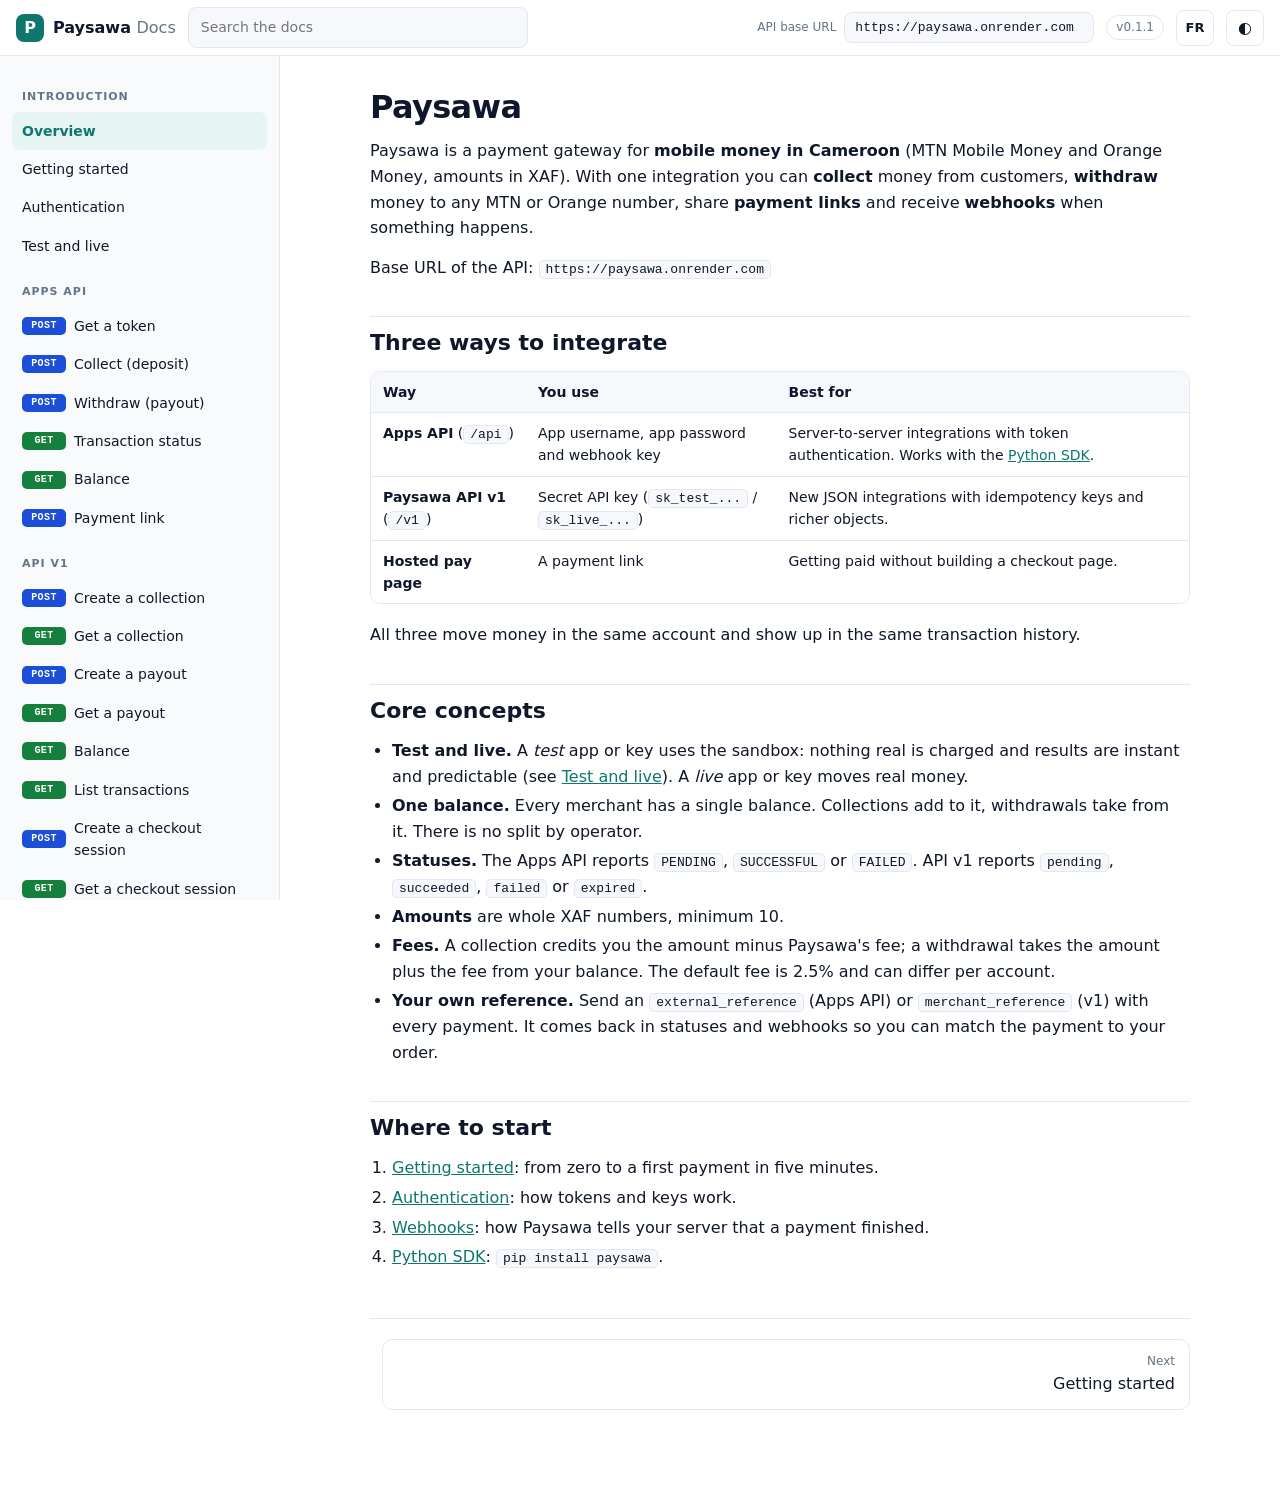
<file: docs_site/index.html>
<!doctype html>
<html lang="en">
<head>
<meta charset="utf-8">
<meta name="viewport" content="width=device-width, initial-scale=1">
<title>Paysawa documentation</title>
<meta name="description" content="Paysawa API documentation: collect and withdraw mobile money (MTN, Orange), payment links, webhooks and the Python SDK.">
<link rel="stylesheet" href="assets/style.css">
</head>
<body>
<header class="topbar">
  <button id="menu-btn" class="icon-btn menu-btn" type="button" aria-label="Menu">&#9776;</button>
  <a class="brand" href="#/overview"><span class="logo">P</span><span>Paysawa <em id="brand-sub">Docs</em></span></a>
  <input id="search" class="search" type="search" placeholder="Search the docs" aria-label="Search">
  <label class="base"><span id="base-label">API base URL</span><input id="base-input" type="text" spellcheck="false" autocapitalize="off" aria-label="API base URL"></label>
  <span id="version" class="version"></span>
  <button id="lang-btn" class="icon-btn lang-btn" type="button" aria-label="Language">FR</button>
  <button id="theme-btn" class="icon-btn theme-btn" type="button" aria-label="Switch light/dark theme">&#9680;</button>
</header>
<div id="scrim" class="scrim"></div>
<div class="layout">
  <nav id="nav" class="sidebar" aria-label="Documentation"></nav>
  <main id="content" class="content"><noscript>This documentation needs JavaScript. The same content is available as Markdown files in the docs folder (English) and docs/fr (French).</noscript></main>
</div>
<script src="assets/content.js"></script>
<script src="assets/app.js"></script>
</body>
</html>
</file>
<file: docs_site/assets/style.css>
/* ---------- theme variables: light is the default, dark follows the system unless the user chose ---------- */
:root{
  --bg:#ffffff;--bg2:#f6f8fb;--text:#0f172a;--muted:#64748b;--line:#e2e8f0;--brand:#0f766e;--brand-soft:#e6f4f2;--sidebar:#f8fafc;--shadow:0 2px 10px rgba(15,23,42,.12);
  --code-bg:#f6f8fa;--code-text:#1f2937;--code-line:#dde3ea;--code-muted:#64748b;--code-tab-on:#0f172a;--copy-bg:#ffffff;--copy-text:#475569;--copy-line:#d0d7de;
  --tk-key:#0550ae;--tk-str:#116329;--tk-num:#b35900;--tk-lit:#8250df;
  --get:#15803d;--post:#1d4ed8;--patch:#b45309;--delete:#b91c1c;--warn-bg:#fef3c7;--warn-text:#92400e;
  --ok-bg:#dcfce7;--ok-text:#166534;--err-bg:#fee2e2;--err-text:#991b1b;--scrim:rgba(15,23,42,.45);
  --topbar:56px;--nav-w:280px;color-scheme:light;
}
html[data-theme="dark"]{
  --bg:#0b1220;--bg2:#101a2e;--text:#e5e7eb;--muted:#94a3b8;--line:#1f2a44;--brand:#2dd4bf;--brand-soft:#0f2a2a;--sidebar:#0e1730;--shadow:0 2px 12px rgba(0,0,0,.5);
  --code-bg:#060b16;--code-text:#e2e8f0;--code-line:#1b2540;--code-muted:#94a3b8;--code-tab-on:#ffffff;--copy-bg:#1e293b;--copy-text:#cbd5e1;--copy-line:#334155;
  --tk-key:#7dd3fc;--tk-str:#86efac;--tk-num:#fca5a5;--tk-lit:#fcd34d;--warn-bg:#3b2f0b;--warn-text:#fcd34d;
  --ok-bg:#14532d;--ok-text:#bbf7d0;--err-bg:#7f1d1d;--err-text:#fecaca;--scrim:rgba(0,0,0,.6);color-scheme:dark;
}
@media (prefers-color-scheme:dark){
  html:not([data-theme="light"]){
    --bg:#0b1220;--bg2:#101a2e;--text:#e5e7eb;--muted:#94a3b8;--line:#1f2a44;--brand:#2dd4bf;--brand-soft:#0f2a2a;--sidebar:#0e1730;--shadow:0 2px 12px rgba(0,0,0,.5);
    --code-bg:#060b16;--code-text:#e2e8f0;--code-line:#1b2540;--code-muted:#94a3b8;--code-tab-on:#ffffff;--copy-bg:#1e293b;--copy-text:#cbd5e1;--copy-line:#334155;
    --tk-key:#7dd3fc;--tk-str:#86efac;--tk-num:#fca5a5;--tk-lit:#fcd34d;--warn-bg:#3b2f0b;--warn-text:#fcd34d;
    --ok-bg:#14532d;--ok-text:#bbf7d0;--err-bg:#7f1d1d;--err-text:#fecaca;--scrim:rgba(0,0,0,.6);color-scheme:dark;
  }
}

/* ---------- base ---------- */
*{box-sizing:border-box}
html{scroll-behavior:smooth;-webkit-text-size-adjust:100%}
body{margin:0;background:var(--bg);color:var(--text);font:16px/1.6 system-ui,-apple-system,"Segoe UI",Roboto,sans-serif;overflow-wrap:break-word}
a{color:var(--brand)}
code{font:13px/1.4 ui-monospace,SFMono-Regular,Menlo,Consolas,monospace;background:var(--bg2);border:1px solid var(--line);padding:1px 6px;border-radius:5px;overflow-wrap:anywhere}

/* ---------- top bar (desktop: one row) ---------- */
.topbar{position:fixed;top:0;left:0;right:0;height:var(--topbar);display:flex;align-items:center;gap:12px;padding:0 16px;background:var(--bg);border-bottom:1px solid var(--line);z-index:30}
.brand{display:flex;align-items:center;gap:9px;text-decoration:none;color:var(--text);font-weight:700;white-space:nowrap}
.brand em{font-style:normal;color:var(--muted);font-weight:500}
.logo{display:inline-flex;width:28px;height:28px;border-radius:8px;background:var(--brand);color:#fff;align-items:center;justify-content:center;font-weight:800}
.search{flex:1;max-width:340px;min-width:0;font:inherit;font-size:14px;padding:8px 12px;border-radius:8px;border:1px solid var(--line);background:var(--bg2);color:var(--text)}
.base{display:flex;align-items:center;gap:8px;font-size:12px;color:var(--muted);margin-left:auto;min-width:0}
.base input{width:250px;max-width:100%;font:13px ui-monospace,Menlo,Consolas,monospace;padding:7px 10px;border-radius:8px;border:1px solid var(--line);background:var(--bg2);color:var(--text)}
.version{font-size:12px;color:var(--muted);border:1px solid var(--line);border-radius:99px;padding:2px 9px;white-space:nowrap}
.icon-btn{background:none;border:1px solid var(--line);color:var(--text);border-radius:8px;min-width:38px;height:36px;padding:0 8px;cursor:pointer;font:600 13px system-ui;display:inline-flex;align-items:center;justify-content:center}
.icon-btn:hover{background:var(--bg2)}
.menu-btn{display:none;font-size:18px}
.theme-btn{font-size:16px}
.layout{padding-top:var(--topbar)}

/* ---------- sidebar ---------- */
.sidebar{position:fixed;top:var(--topbar);bottom:0;left:0;width:var(--nav-w);overflow-y:auto;padding:14px 12px 40px;background:var(--sidebar);border-right:1px solid var(--line);z-index:20;-webkit-overflow-scrolling:touch}
.nav-title{font-size:11px;letter-spacing:.09em;text-transform:uppercase;color:var(--muted);font-weight:700;margin:18px 10px 6px}
.nav-item{display:flex;align-items:center;gap:8px;padding:8px 10px;border-radius:8px;color:var(--text);text-decoration:none;font-size:14px}
.nav-item:hover{background:var(--bg2)}
.nav-item.active{background:var(--brand-soft);color:var(--brand);font-weight:600}
.nav-empty{color:var(--muted);padding:12px;font-size:14px}
.m{display:inline-block;min-width:44px;text-align:center;font:700 10px/1 ui-monospace,Menlo,Consolas,monospace;padding:4px 5px;border-radius:5px;color:#fff;letter-spacing:.04em}
.m-get{background:var(--get)}.m-post{background:var(--post)}.m-patch{background:var(--patch)}.m-delete{background:var(--delete)}
.scrim{display:none}

/* ---------- content ---------- */
.content{margin-left:var(--nav-w);padding:32px 40px 80px;min-height:calc(100vh - var(--topbar))}
.doc{max-width:1180px;margin:0 auto}
.page{max-width:820px}
h1{font-size:32px;line-height:1.2;margin:0 0 12px;letter-spacing:-.02em}
h2{font-size:22px;margin:36px 0 10px;padding-top:8px;border-top:1px solid var(--line)}
h3{font-size:17px;margin:26px 0 8px}
h4{font-size:15px;margin:18px 0 6px}
p{margin:0 0 14px}
ul,ol{padding-left:22px;margin:0 0 16px}
li{margin:4px 0}
blockquote{margin:16px 0;padding:10px 14px;border-left:4px solid var(--brand);background:var(--brand-soft);border-radius:0 8px 8px 0}
blockquote p{margin:0}
hr{border:0;border-top:1px solid var(--line);margin:28px 0}
.table-wrap{overflow-x:auto;margin:0 0 18px;border:1px solid var(--line);border-radius:10px;-webkit-overflow-scrolling:touch}
table{border-collapse:collapse;width:100%;font-size:14px}
th,td{text-align:left;padding:9px 12px;border-bottom:1px solid var(--line);vertical-align:top}
th{background:var(--bg2);font-weight:600;white-space:nowrap}
tr:last-child td{border-bottom:0}
.req{color:var(--delete);font-weight:600;font-size:12px}

/* ---------- code (follows the theme) ---------- */
.codebox{position:relative;margin:0 0 18px}
pre.code{margin:0;background:var(--code-bg);color:var(--code-text);padding:16px 18px;border-radius:10px;overflow-x:auto;font:13px/1.55 ui-monospace,SFMono-Regular,Menlo,Consolas,monospace;border:1px solid var(--code-line);-webkit-overflow-scrolling:touch;tab-size:2}
pre.code code{background:none;border:0;padding:0;color:inherit;font:inherit;overflow-wrap:normal;white-space:pre}
.copy{position:absolute;top:8px;right:8px;background:var(--copy-bg);color:var(--copy-text);border:1px solid var(--copy-line);border-radius:6px;font-size:11px;padding:4px 9px;cursor:pointer;opacity:0;transition:opacity .15s}
.codebox:hover .copy,.copy:focus{opacity:1}
@media (hover:none){.copy{opacity:1}}
.tk-key{color:var(--tk-key)}.tk-str{color:var(--tk-str)}.tk-num{color:var(--tk-num)}.tk-lit{color:var(--tk-lit)}

/* ---------- endpoint pages ---------- */
.ep-grid{display:grid;grid-template-columns:minmax(0,1fr);gap:28px}
.ep-head{display:flex;align-items:center;gap:10px;margin-bottom:10px;flex-wrap:wrap}
.ep-head .m{font-size:12px;padding:6px 9px}
.ep-path{font-size:14px;background:var(--bg2);overflow-wrap:anywhere}
.lead{font-size:18px;color:var(--muted)}
.auth{display:inline-block;background:var(--bg2);border:1px solid var(--line);border-radius:8px;padding:8px 12px;font-size:14px;margin:6px 0 16px}
.notes{background:var(--warn-bg);color:var(--warn-text);border-radius:10px;padding:12px 16px;margin:18px 0;font-size:14px}
.notes p:last-child{margin:0}
.notes code{background:rgba(127,127,127,.15);border-color:rgba(127,127,127,.3);color:inherit}
.panel{background:var(--code-bg);border-radius:12px;border:1px solid var(--code-line);margin-bottom:18px;overflow:hidden}
.panel-title{color:var(--code-muted);font:700 11px system-ui;letter-spacing:.08em;text-transform:uppercase;padding:12px 14px 0}
.panel .tabs{display:flex;gap:2px;padding:6px 8px 0;border-bottom:1px solid var(--code-line);overflow-x:auto;-webkit-overflow-scrolling:touch}
.panel .tabs button{background:none;border:0;color:var(--code-muted);font:600 12px system-ui;padding:9px 11px;border-bottom:2px solid transparent;cursor:pointer;white-space:nowrap}
.panel .tabs button.on{color:var(--code-tab-on);border-bottom-color:var(--brand)}
.panel .codebox{margin:0}
.panel pre.code{border:0;border-radius:0;background:transparent}
.status{display:inline-block;font:700 11px ui-monospace,Menlo,monospace;border-radius:5px;padding:2px 6px;margin-right:6px}
.s-ok{background:var(--ok-bg);color:var(--ok-text)}.s-err{background:var(--err-bg);color:var(--err-text)}
.pager{display:flex;justify-content:space-between;gap:12px;margin-top:48px;padding-top:20px;border-top:1px solid var(--line)}
.pager a{flex:1;border:1px solid var(--line);border-radius:10px;padding:12px 14px;text-decoration:none;color:var(--text);min-width:0}
.pager a small{display:block;color:var(--muted);font-size:12px}
.pager a:hover{border-color:var(--brand)}
.pager .next{text-align:right}

/* ---------- wide screens: text left, examples sticky on the right ---------- */
@media (min-width:1180px){
  .ep-grid{grid-template-columns:minmax(0,1fr) 500px}
  .ep-side{position:sticky;top:calc(var(--topbar) + 20px);align-self:start;max-height:calc(100vh - var(--topbar) - 40px);overflow-y:auto}
}

/* ---------- tablets and phones ---------- */
@media (max-width:900px){
  :root{--topbar:100px}
  .topbar{display:grid;grid-template-columns:auto minmax(0,1fr) auto auto;grid-template-areas:"menu brand lang theme" "search search base base";
          align-items:center;gap:8px;padding:8px 12px}
  .menu-btn{display:inline-flex;grid-area:menu}
  .brand{grid-area:brand}
  .lang-btn{grid-area:lang}
  .theme-btn{grid-area:theme}
  .search{grid-area:search;max-width:none;width:100%}
  .base{grid-area:base;margin-left:0}
  .base span,.version{display:none}
  .base input{width:170px}
  .sidebar{transform:translateX(-102%);transition:transform .2s ease;box-shadow:var(--shadow);width:min(84vw,320px)}
  body.nav-open .sidebar{transform:none}
  body.nav-open .scrim{display:block;position:fixed;top:var(--topbar);left:0;right:0;bottom:0;background:var(--scrim);z-index:19}
  .content{margin-left:0;padding:24px 18px 70px}
  h1{font-size:26px}
  .lead{font-size:16px}
}
@media (max-width:560px){
  :root{--topbar:96px}
  .base input{width:118px}
  .brand em{display:none}
  .content{padding:20px 14px 60px}
  h2{font-size:20px}
  pre.code{padding:14px;font-size:12px}
  th,td{padding:8px 9px}
  .pager{flex-direction:column}
  .pager .next{text-align:left}
}
</file>
